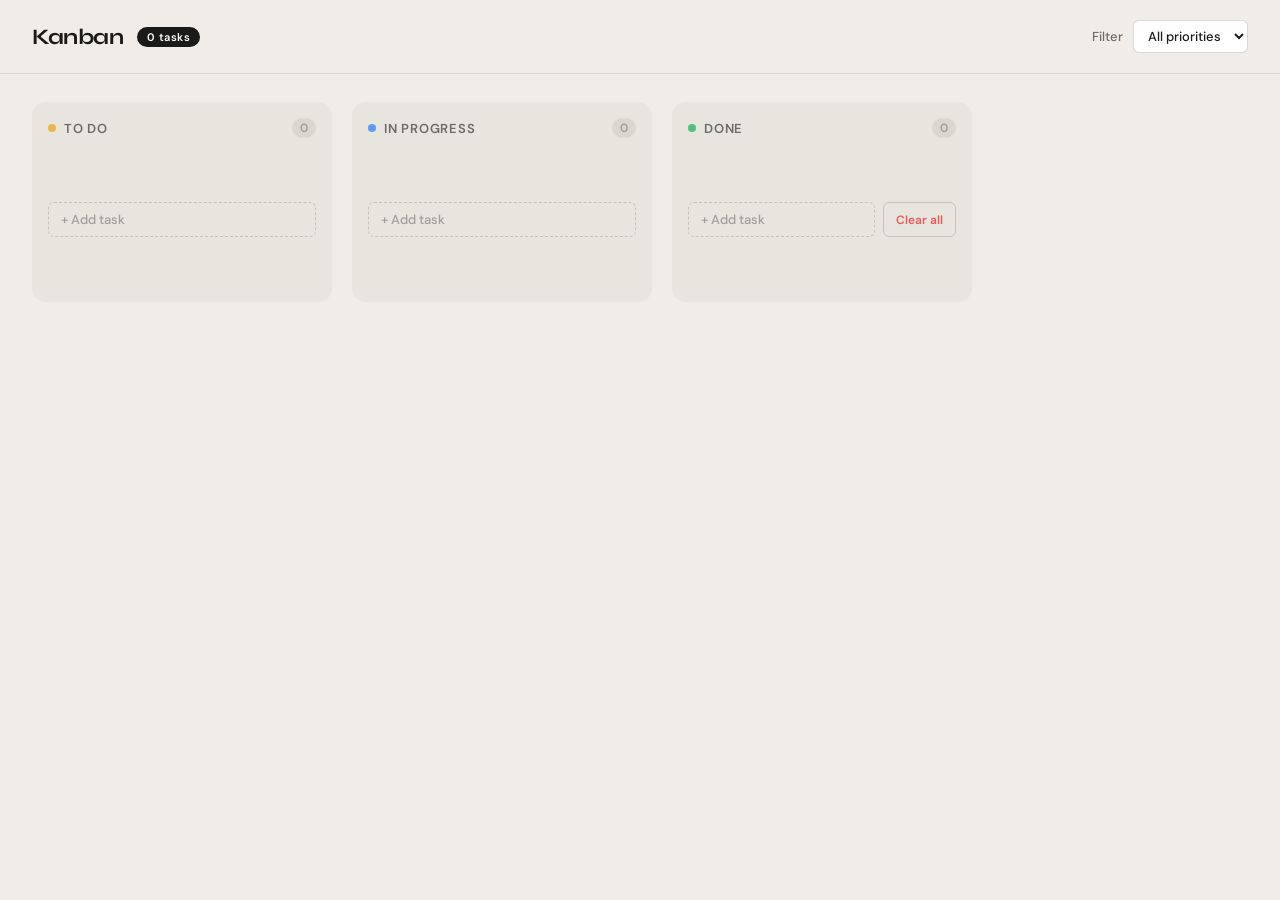
<file: Kanban Task Board/index.html>
<!DOCTYPE html>
<html lang="en">
    <head>
      <meta charset="UTF-8">
      <meta name="viewport" content="width=device-width, initial-scale=1.0">
      <title>Kanban Task Board</title>
      <link rel="preconnect" href="https://fonts.googleapis.com">
      <link rel="preconnect" href="https://fonts.gstatic.com" crossorigin>
      <link href="https://fonts.googleapis.com/css2?family=DM+Sans:wght@400;500;600&family=Syne:wght@700&display=swap" rel="stylesheet">
      <link rel="stylesheet" href="style.css">
    </head>
    <body>

      <header class="site-header">
        <div class="header-brand">
          <h1 class="header-title">Kanban</h1>
          <span class="task-badge" id="task-counter">0 tasks</span>
        </div>
        <div class="header-controls">
          <div class="filter-wrap">
            <span class="filter-label">Filter</span>
            <select id="filter-priority" class="filter-select">
              <option value="all">All priorities</option>
              <option value="low">Low</option>
              <option value="medium">Medium</option>
              <option value="high">High</option>
            </select>
          </div>
        </div>
      </header>

      <main class="board">

        <section id="todo" class="column">
          <div class="column-header">
            <span class="column-dot dot-todo"></span>
            <h2 class="column-title">To Do</h2>
            <span class="column-count" id="count-todo">0</span>
          </div>
          <ul class="task-list" id="list-todo"></ul>
          <button class="add-btn" data-column="todo">+ Add task</button>
        </section>

        <section id="inprogress" class="column">
          <div class="column-header">
            <span class="column-dot dot-inprogress"></span>
            <h2 class="column-title">In Progress</h2>
            <span class="column-count" id="count-inprogress">0</span>
          </div>
          <ul class="task-list" id="list-inprogress"></ul>
          <button class="add-btn" data-column="inprogress">+ Add task</button>
        </section>

        <section id="done" class="column">
          <div class="column-header">
            <span class="column-dot dot-done"></span>
            <h2 class="column-title">Done</h2>
            <span class="column-count" id="count-done">0</span>
          </div>
          <ul class="task-list" id="list-done"></ul>
          <div class="column-footer">
            <button class="add-btn" data-column="done">+ Add task</button>
            <button class="clear-btn" id="clear-done">Clear all</button>
          </div>
        </section>

      </main>

      <!-- Modal Overlay -->
      <div id="modal-overlay" class="modal-overlay is-hidden" role="dialog" aria-modal="true" aria-labelledby="modal-title-text">
        <div class="modal">
          <div class="modal-header">
            <h3 id="modal-title-text">Add new task</h3>
            <button class="modal-close" id="modal-close-x" aria-label="Close modal">&times;</button>
          </div>
          <div class="modal-body">
            <div class="field-group">
              <label for="task-title" class="field-label">Title</label>
              <input type="text" id="task-title" class="field-input" placeholder="Task title…" autocomplete="off">
            </div>
            <div class="field-group">
              <label for="task-desc" class="field-label">Description</label>
              <textarea id="task-desc" class="field-input field-textarea" placeholder="Add a description…" rows="3"></textarea>
            </div>
            <div class="field-row">
              <div class="field-group">
                <label for="task-priority" class="field-label">Priority</label>
                <select id="task-priority" class="field-input field-select">
                  <option value="low">Low</option>
                  <option value="medium">Medium</option>
                  <option value="high">High</option>
                </select>
              </div>
              <div class="field-group">
                <label for="task-date" class="field-label">Due date</label>
                <input type="date" id="task-date" class="field-input">
              </div>
            </div>
          </div>
          <div class="modal-actions">
            <button id="cancel-task" class="btn btn-ghost">Cancel</button>
            <button id="save-task" class="btn btn-primary">Save task</button>
          </div>
        </div>
      </div>

      <script src="taskmanager.js"></script>
    </body>
</html>
</file>
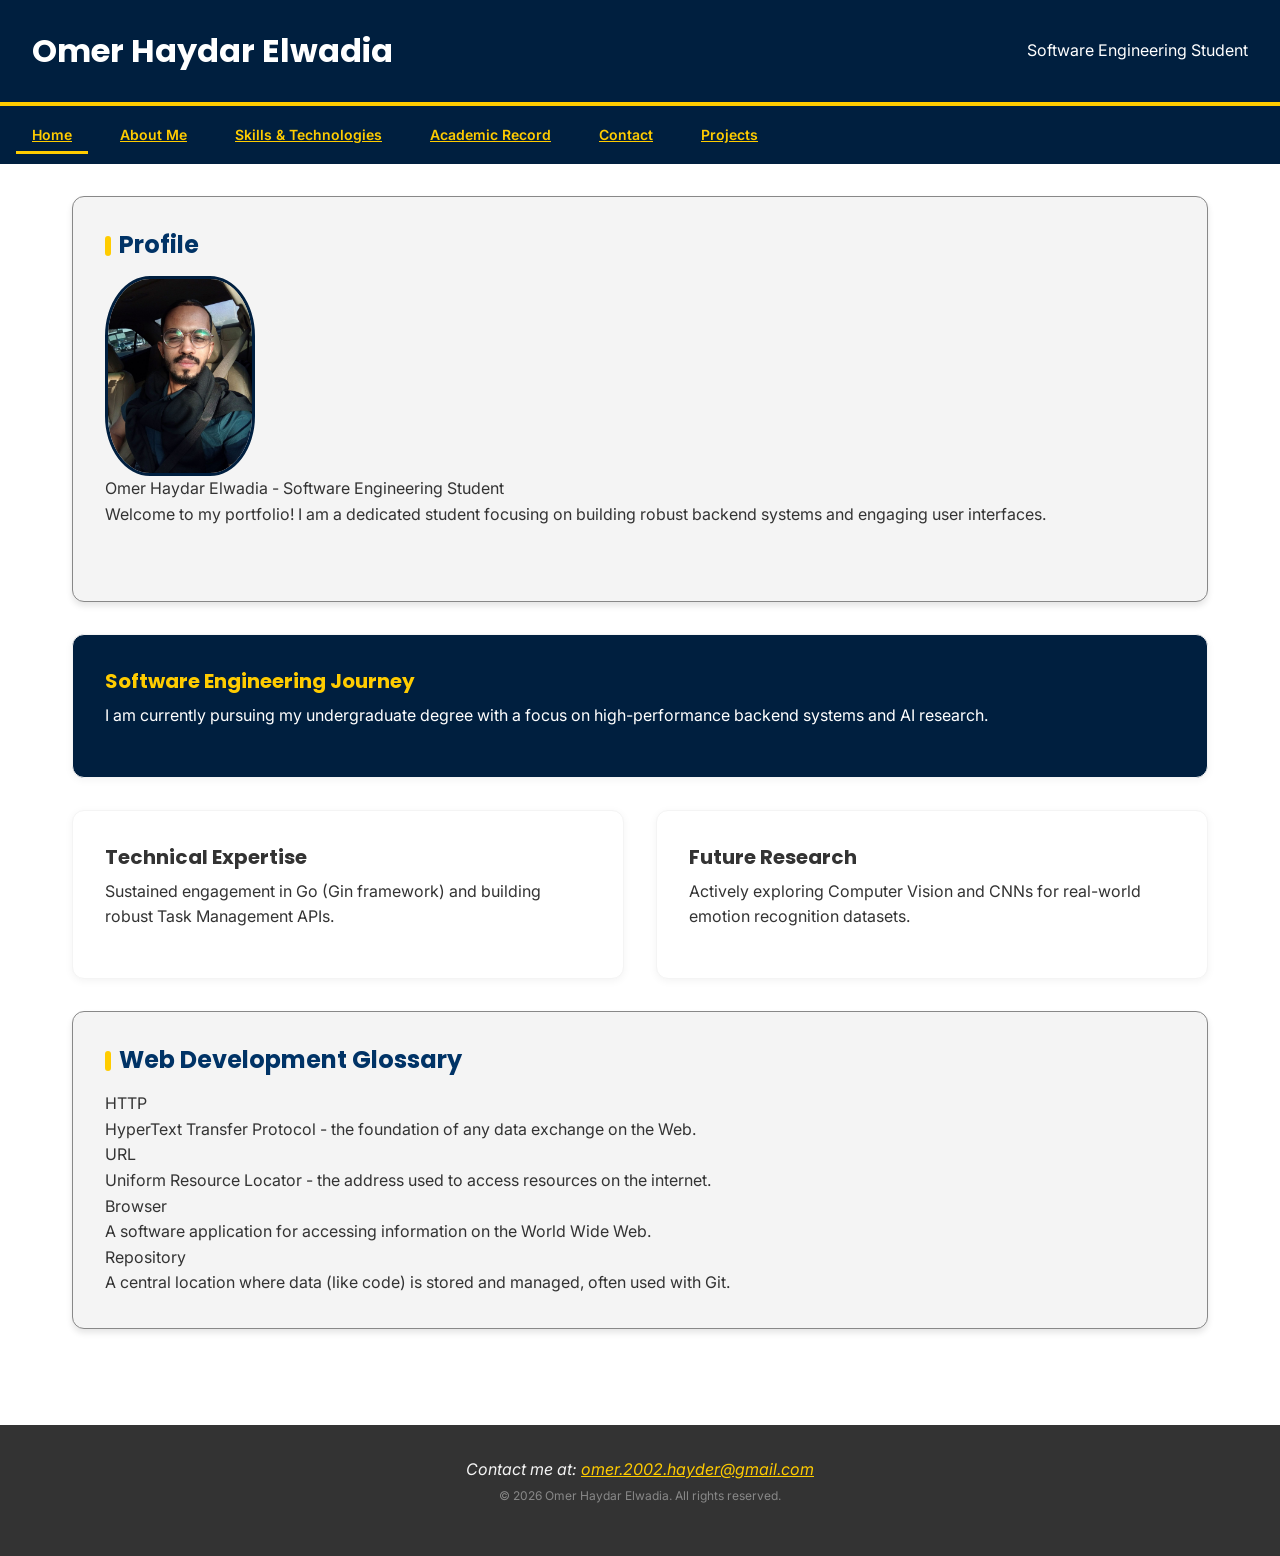
<file: Lab Exercise 1 - HTML/index.html>
<!DOCTYPE html>
<html lang="en">
    <head>
        <meta charset="UTF-8"> 
        <meta name="viewport" content="width=device-width, initial-scale=1.0">
        <meta name="description" content="this is Omer's Portfolio">
        <title> Omer's Portfolio </title>
        <link rel="stylesheet" href="style.css">
    </head>

    <body>
        <header>
            <h1>Omer Haydar Elwadia</h1>
            <p>Software Engineering Student</p>
        </header>

        <nav>
            <ul>
                <li><a href="index.html" class="active">Home</a></li>
                <li><a href="about.html" >About Me</a></li>
                <li><a href="skills.html">Skills & Technologies</a></li>
                <li><a href="academic.html">Academic Record</a></li>
                <li><a href="contact.html">Contact</a></li>
                <li><a href="projects.html">Projects</a></li>
            </ul>
        </nav>

        <main>

            <section id="profile">
                <h2>Profile</h2>
                <figure>
                    <img src="pfp.jpg"  
                        alt="A professional headshot of Omer Haydar Elwadia" 
                        width="150" 
                        height="150" 
                        title="Omer's Profile Picture">
                    <figcaption>Omer Haydar Elwadia - Software Engineering Student</figcaption>
                </figure>
                
                <p>
                    Welcome to my portfolio! I am a dedicated student focusing on building 
                    robust backend systems and engaging user interfaces.
                </p>
                <br clear="all"> 
            </section>

            <section class="page-cards">
                <div class="card featured">
                    <h3>Software Engineering Journey</h3>
                    <p>I am currently pursuing my undergraduate degree with a focus on high-performance backend systems and AI research.</p>
                </div>
                <div class="card">
                    <h3>Technical Expertise</h3>
                    <p>Sustained engagement in Go (Gin framework) and building robust Task Management APIs.</p>
                </div>
                <div class="card">
                    <h3>Future Research</h3>
                    <p>Actively exploring Computer Vision and CNNs for real-world emotion recognition datasets.</p>
                </div>
            </section>

            <section id="glossary">
                <h2>Web Development Glossary</h2>
                <dl>
                    <dt>HTTP</dt>
                    <dd>HyperText Transfer Protocol - the foundation of any data exchange on the Web.</dd>
                    
                    <dt>URL</dt>
                    <dd>Uniform Resource Locator - the address used to access resources on the internet.</dd>
                    
                    <dt>Browser</dt>
                    <dd>A software application for accessing information on the World Wide Web.</dd>
                    
                    <dt>Repository</dt>
                    <dd>A central location where data (like code) is stored and managed, often used with Git.</dd>
                </dl>
            </section>

        </main>

        <footer>
            <address>
                Contact me at: <a href="mailto:omer.2002.hayder@gmail.com">omer.2002.hayder@gmail.com</a>
            </address>
            <p><small>&copy; 2026 Omer Haydar Elwadia. All rights reserved.</small></p>
        </footer>
    </body>
    
</html>
</file>
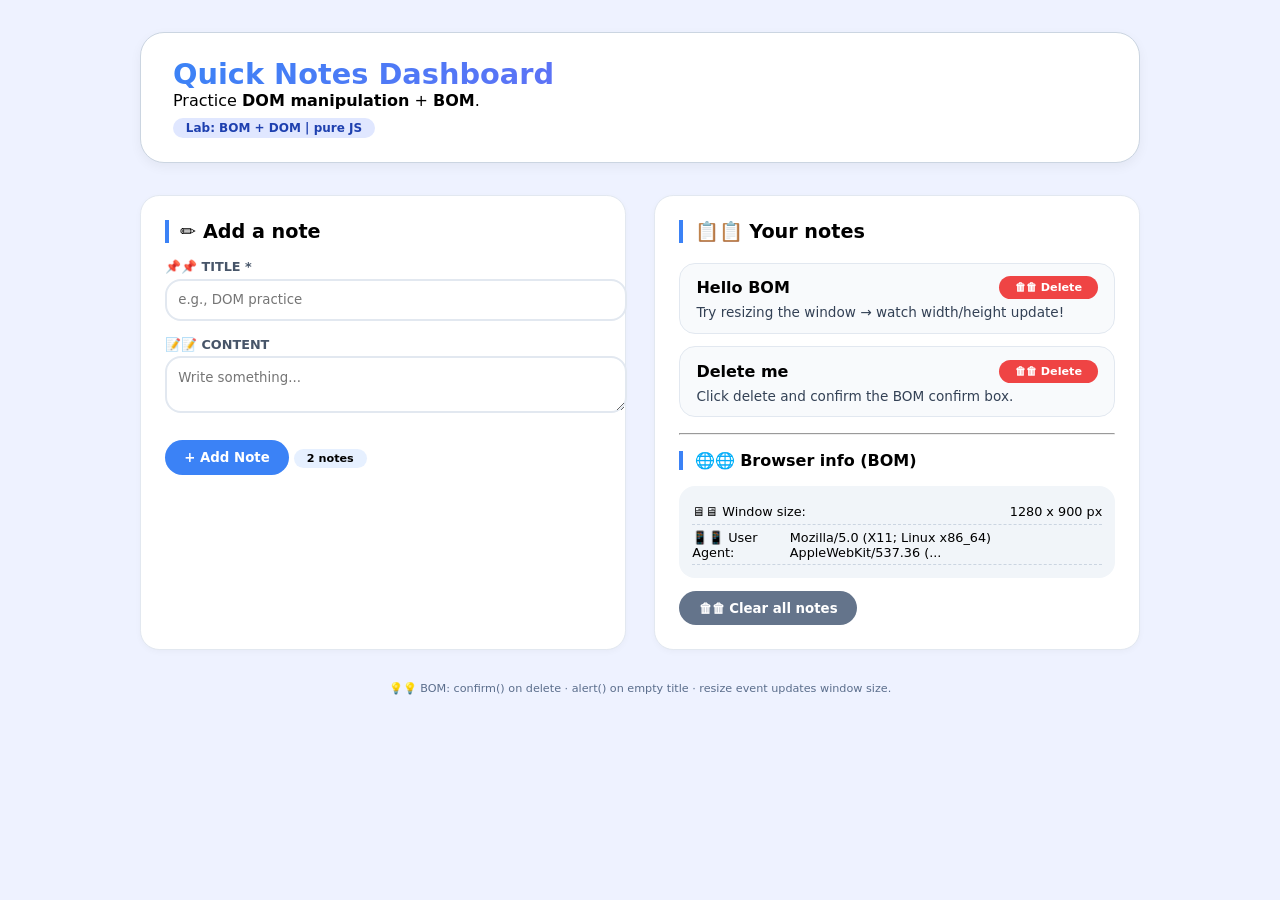
<file: Quick Notes Dashboard/index.html>
<!DOCTYPE html>
<html lang="en">
	<head>
		<meta charset="UTF-8">
		<meta name="viewport" content="width=device-width, initial-scale=1.0">
		<title>Quick Notes Dashboard</title>
		<style>
			* {margin:0; padding:0; box-sizing: boarder-box;}
			body {
				font-family: system-ui, sans-serif, "Segoe UI";
				background: #eef2ff;
				padding: 2rem 1.5rem;
			}
			.container {max-width: 1000px; margin:0 auto;}
			header {
				background: white; border-radius: 1.5rem;
				padding: 1.5rem 2rem; margin-bottom: 2rem;
				box-shadow: 0 4px 12px rgba(0, 0, 0, 0.05);
				border: 1px solid #cbd5e1;
			}
			header h1 {
				font-size: 1.8rem;
				background: linear-gradient(135deg, #3b83f6, #8b5cf6);
				-webkit-background-clip: text; background-clip: text;
				color: transparent;
			}
			.badge {
				background: #e0e7ff; color: #1e40af;
				padding: 0.2rem 0.8rem; border-radius: 20px;
				font-size: 0.75rem; font-weight: 600;
				display: inline-block; margin-top: 0.5rem;
			}
			.grid {
				display: grid;
				grid-template-columns: 1fr 1fr;
				gap: 1.8rem;
			}
			@media (max-width: 700px) {
				.grid { grid-template-columns: 1fr; }
			}
			.card {
				background: white; border-radius: 1.2rem;
				padding: 1.5rem; border: 1px solid #e2e8f0;
				box-shadow: 0 2px 6px rgba(0,0,0,0.03);
			}
			.card h2 {
				font-size: 1.2rem; margin-bottom: 1rem;
				border-left: 4px solid #3b82f6; padding-left: 0.7rem;
			}
			.form-group { margin-bottom: 1rem; }
			label {
				font-weight: 600; font-size: 0.8rem;
				text-transform: uppercase; color: #475569;
				display: block; margin-bottom: 0.3rem;
			}
			input, textarea {
				width: 100%; padding: 0.7rem;
				border: 2px solid #e2e8f0; border-radius: 1rem;
				font-family: inherit; outline: none;
			}
			input:focus, textarea:focus {border-color:#3b82f6;}
			button {
				background: #3b82f6; border: none; color: white;
				font-weight: 600; padding: 0.6rem 1.2rem;
				border-radius: 2rem; cursor: pointer;
				font-family: inherit; transition: 0.1s;
			}
			button:hover { background: #2563eb; }
			.counter {
				background: #e6f0ff; display: inline-block;
				padding: 0.2rem 0.8rem; border-radius: 20px;
				font-size: 0.7rem; font-weight: 700; margin-top: 1rem;
			}
			.notes-list {
				margin-top: 1.2rem; max-height: 380px;
				overflow-y: auto;
				display: flex; flex-direction: column; gap: 0.8rem;
			}
			.note-item {
				background: #f8fafc; border: 1px solid #e2e8f0;
				border-radius: 1rem; padding: 0.8rem 1rem;
			}
			.note-title {
				font-weight: 800;
				display: flex; justify-content: space-between;
				align-items: center; margin-bottom: 0.3rem;
			}
			.note-content { font-size: 0.85rem; color: #334155; }
			.info-panel {
				background: #f1f5f9; border-radius: 1rem; padding: 0.8rem;
				margin-top: 1rem;
			}
			.info-row {
				display: flex; justify-content: space-between;
				font-size: 0.8rem; padding: 0.3rem 0;
				border-bottom: 1px dashed #cbd5e1;
			}
			.delete-note {
				background: #ef4444; padding: 0.3rem 1rem;
				font-size: 0.7rem; border-radius: 1rem;
			}
			.delete-note:hover { background: #dc2626; }
			hr { margin: 1rem 0; }
			footer {
				text-align: center; margin-top: 2rem;
				font-size: 0.7rem; color: #5b6e8c;
			}
		</style>
	</head>
	<body>
		<div class="container">
			<header>
				<h1> Quick Notes Dashboard</h1>
				<p>Practice <strong>DOM manipulation</strong> + <strong>BOM</strong>.</p>
				<div class="badge">Lab: BOM + DOM | pure JS</div>
			</header>
			<div class="grid">
				<div class="card" id="left-panel">
					<h2>✏ Add a note</h2>

					<div class="form-group">
						<label>📌📌 Title *</label>
						<input type="text" id="noteTitle" placeholder="e.g., DOM practice">
					</div>

					<div class="form-group">
						<label>📝📝 Content</label>
						<textarea id="noteContent" rows="2"
						placeholder="Write something..."></textarea>
					</div>

					<button id="addNoteBtn">+ Add Note</button>
					<div class="counter" id="noteCounter">0 notes</div>
				</div>
				<div class="card" id="right-panel">
					<h2>📋📋 Your notes</h2>

					<div id="notesContainer" class="notes-list">
						<div style="color:#94a3b8;text-align:center;">
						✨ No notes yet. Create one!
						</div>
					</div>

					<hr>
					<h2 style="font-size:1rem;">🌐🌐 Browser info (BOM)</h2>
					<div class="info-panel" id="bomPanel">
						<div class="info-row">
							<span>🖥🖥 Window size:</span>
							<span id="windowSize">-- x --</span>
						</div>
						<div class="info-row">
							<span>📱📱 User Agent:</span>
							<span id="userAgent">--</span>
						</div>
					</div>
					<button id="clearAllBtn" style="background:#64748b;margin-top:0.8rem;"> 
						🗑🗑 Clear all notes
					</button>
				</div>
			</div>
			<footer>
				💡💡 BOM: confirm() on delete · alert() on empty title
				· resize event updates window size.
			</footer>
		</div>
		<script>
			let notes = []; // each entry: { id, title, content }
			let nextId = 1;
			// ── DOM REFERENCES ────────────────────────────────────
			const notesContainer = document.getElementById("notesContainer");
			const titleInput = document.getElementById("noteTitle");
			const contentInput = document.getElementById("noteContent");
			const addBtn = document.getElementById("addNoteBtn");
			const clearAllBtn = document.getElementById("clearAllBtn");
			const noteCounterSpan = document.getElementById("noteCounter");
			const windowSizeSpan = document.getElementById("windowSize");
			const userAgentSpan = document.getElementById("userAgent");
			function updateCounter() {
				const count = notes.length;
				noteCounterSpan.textContent = count === 1 ? "1 note" : `${count} notes`;
			}
			function renderNotes() {
				// ── clear container safely (no innerHTML) ──
				while (notesContainer.firstChild) {
					notesContainer.removeChild(notesContainer.firstChild);
				}
				// ── empty-state message ──
				if (notes.length === 0) {
					const emptyMsg = document.createElement("div");
					emptyMsg.textContent = "📭📭 No notes yet. Add your first note!";
					emptyMsg.style.color = "#94a3b8";
					emptyMsg.style.textAlign = "center";
					emptyMsg.style.padding = "1rem";
					notesContainer.appendChild(emptyMsg);
					updateCounter();
					return;
				}
				notes.forEach(note => {
					// wrapper div
					const noteDiv = document.createElement("div");
					noteDiv.classList.add("note-item");
					noteDiv.setAttribute("data-id", note.id);

					// title row
					const titleDiv = document.createElement("div");
					titleDiv.classList.add("note-title");
					const titleSpan = document.createElement("span");
					titleSpan.textContent = note.title;

					// delete button
					const deleteBtn = document.createElement("button");
					deleteBtn.textContent = "🗑🗑 Delete";
					deleteBtn.classList.add("delete-note");
					deleteBtn.setAttribute("data-action", "delete");
					deleteBtn.setAttribute("data-id", note.id);
					titleDiv.appendChild(titleSpan);
					titleDiv.appendChild(deleteBtn);

					// content paragraph
					const contentP = document.createElement("p");
					contentP.classList.add("note-content");
					contentP.textContent = note.content || "(no additional content)";
					noteDiv.appendChild(titleDiv);
					noteDiv.appendChild(contentP);
					notesContainer.appendChild(noteDiv);
					});
				updateCounter();
			}
			function addNote() {
				const title = titleInput.value.trim();
				// BOM: alert() for empty-title validation
				if (title === "") {
					alert("❌ Title cannot be empty!");
					titleInput.focus();
					return;
				}
				const content = contentInput.value.trim();
				notes.push({ id: nextId++, title, content });
				renderNotes();
				// clear inputs after adding
				titleInput.value = "";
				contentInput.value = "";
				titleInput.focus();
			}
			function deleteNoteById(id) {
				// BOM: confirm() returns true/false
				const ok = confirm("⚠ Are you sure you want to delete this note?");
				if (!ok) return;
				const index = notes.findIndex(n => n.id === id);
				if (index !== -1) {
					notes.splice(index, 1);
					renderNotes();
				}
			}
			function clearAllNotes() {
				if (notes.length === 0) {
					alert("📭📭 No notes to clear.");
					return;
				}
				const ok = confirm(
				`❗ Delete ALL ${notes.length} notes? Cannot be undone.`
				);
				if (ok) {
					notes = [];
					nextId = 1;
					renderNotes();
					alert("✨ All notes have been cleared.");
				}
			}
			addBtn.addEventListener("click", addNote);
			clearAllBtn.addEventListener("click", clearAllNotes);
			notesContainer.addEventListener("click", (e) => {
				// find the closest ancestor (or self) that is a delete button
				const btn = e.target.closest('[data-action="delete"]');
				if (btn) {
					const id = parseInt(btn.getAttribute("data-id"), 10);
					deleteNoteById(id);
				}
			});
			function updateWindowSize() {
				const w = window.innerWidth;
				const h = window.innerHeight;
				windowSizeSpan.textContent = `${w} x ${h} px`;
			}
			// BOM: resize event on the window object
			window.addEventListener("resize", updateWindowSize);
			function showUserAgent() {
				let agent = navigator.userAgent;
				// trim long strings for display
				if (agent.length > 55) agent = agent.slice(0, 52) + "...";
				userAgentSpan.textContent = agent;
			}
			function addSampleNotes() {
				if (notes.length === 0) {
					notes.push({
						id: nextId++,
						title: "Hello BOM",
						content: "Try resizing the window → watch width/height update!"
					});
						notes.push({
						id: nextId++,
						title: "Delete me",
						content: "Click delete and confirm the BOM confirm box."
					});
					renderNotes();
				}
			}
			function init() {
				addSampleNotes(); // populate demo notes
				updateWindowSize(); // BOM: show current size
				showUserAgent(); // BOM: show user agent
				addBtn.addEventListener("click", addNote);
				clearAllBtn.addEventListener("click", clearAllNotes);
			}
			init();
		</script>
	</body>
</html>
</file>
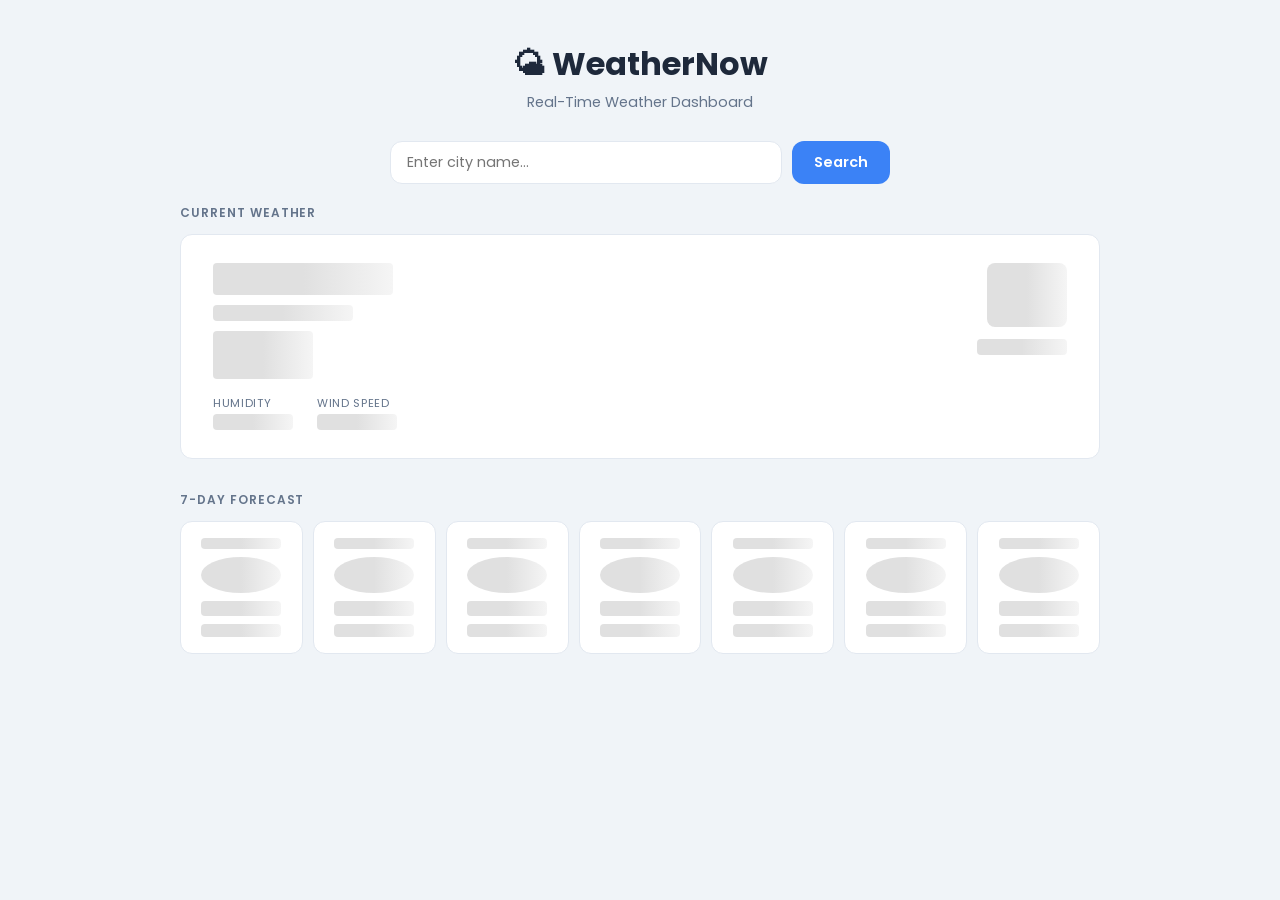
<file: WeatherNow/index.html>
<!DOCTYPE html>
<html lang="en">
<head>
  <meta charset="UTF-8" />
  <meta name="viewport" content="width=device-width, initial-scale=1.0" />
  <title>WeatherNow Dashboard</title>
  <link rel="stylesheet" href="style.css" />
  <script src="https://cdnjs.cloudflare.com/ajax/libs/jquery/3.7.1/jquery.min.js"></script>
</head>
<body>

  <div class="container">

    <!-- Header -->
    <header>
      <h1>🌤 WeatherNow</h1>
      <p class="subtitle">Real-Time Weather Dashboard</p>
    </header>

    <!-- Search bar -->
    <div class="search-bar">
      <input type="text" id="city-input" placeholder="Enter city name..." />
      <button id="search-btn">Search</button>
    </div>

    <!-- Error message (hidden by default) -->
    <div id="error-msg" class="hidden">
      <span id="error-text">Something went wrong.</span>
      <button id="retry-btn">Retry</button>
    </div>

    <!-- Current weather card -->
    <section class="section-title">Current Weather</section>
    <div id="current-card">
      <div class="current-left">
        <div id="city-name" class="skeleton"></div>
        <div id="weather-desc" class="skeleton"></div>
        <div id="temperature" class="skeleton"></div>
        <div class="stats-row">
          <div class="stat">
            <span class="stat-label">Humidity</span>
            <span id="humidity" class="stat-value skeleton"></span>
          </div>
          <div class="stat">
            <span class="stat-label">Wind Speed</span>
            <span id="wind-speed" class="stat-value skeleton"></span>
          </div>
        </div>
      </div>
      <div class="current-right">
        <div id="weather-icon" class="skeleton icon-skel"></div>
        <div id="local-time" class="skeleton">
          <span id="time-value"></span>
          <span id="time-zone"></span>
        </div>
      </div>
    </div>

    <!-- 7-day forecast -->
    <section class="section-title">7-Day Forecast</section>
    <div id="forecast-grid">
      <!-- Skeleton forecast cards are generated by JS -->
    </div>

  </div>

  <script src="app.js"></script>
</body>
</html>
</file>
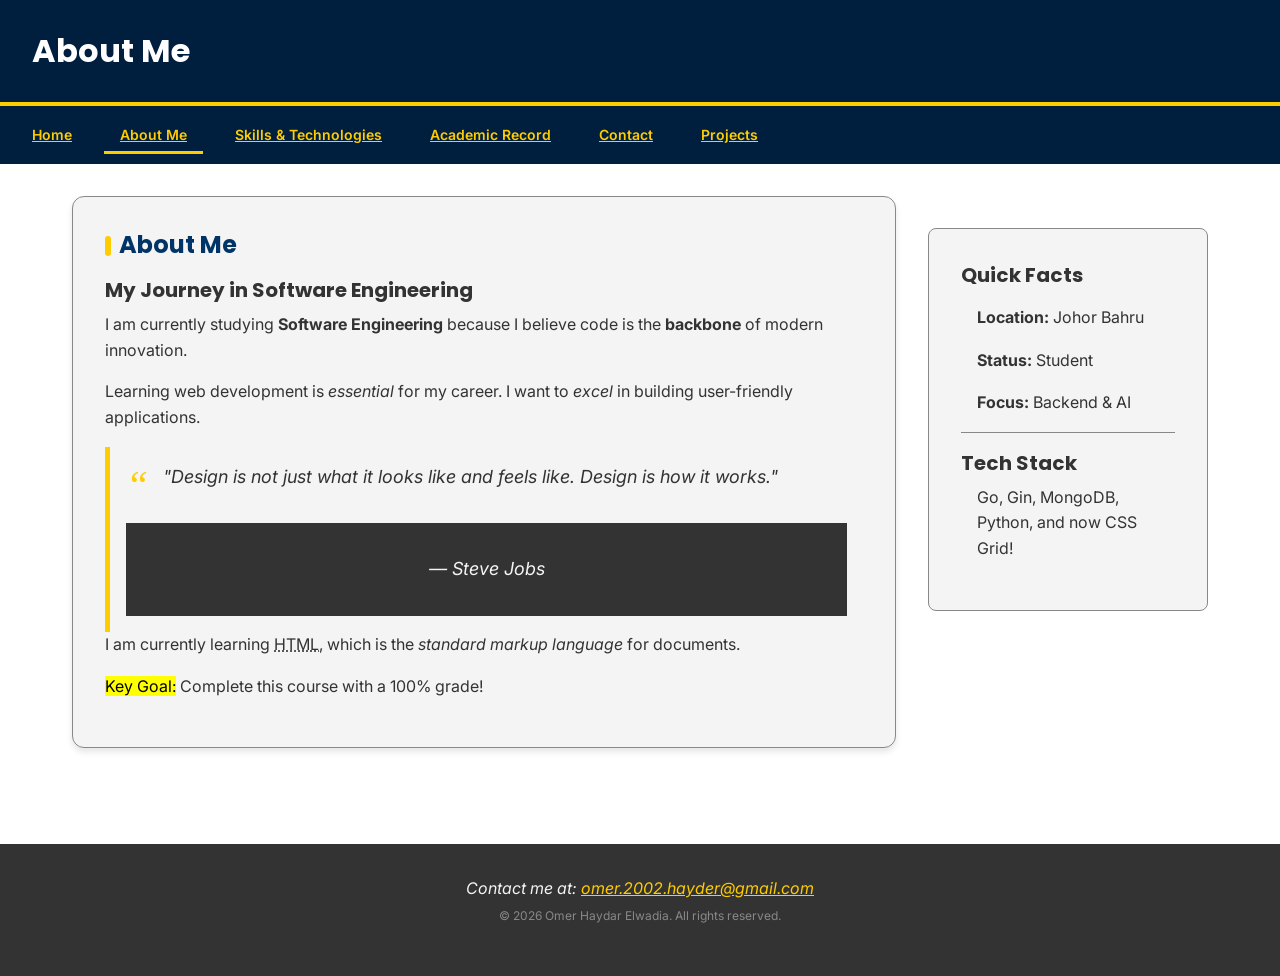
<file: Lab Exercise 1 - HTML/about.html>
<!DOCTYPE html>
<html lang="en">
<head>
    <meta charset="UTF-8">
    <meta name="viewport" content="width=device-width, initial-scale=1.0">
    <meta name="description" content="Omer's Academic Results">
    <title>About Me - Omer</title>
    <link rel="stylesheet" href="style.css">
</head>
<body>
    <header>
        <h1>About Me</h1>
    </header>

    <nav>
        <ul>
            <li><a href="index.html">Home</a></li>
            <li><a href="about.html" class="active">About Me</a></li>
            <li><a href="skills.html">Skills & Technologies</a></li>
            <li><a href="academic.html">Academic Record</a></li>
            <li><a href="contact.html">Contact</a></li>
            <li><a href="projects.html">Projects</a></li>
        </ul>
    </nav>

    <main class="grid-sidebar-layout">
        <article class="main-content">
            <section>
                <h2>About Me</h2>
                <h3>My Journey in Software Engineering</h3>
                <p>I am currently studying <strong>Software Engineering</strong> because I believe code is the <b>backbone</b> of modern innovation.</p>
                <p>Learning web development is <em>essential</em> for my career. I want to <i>excel</i> in building user-friendly applications.</p>
                
                <blockquote cite="https://www.apple.com">
                    "Design is not just what it looks like and feels like. Design is how it works."
                    <footer>— <cite>Steve Jobs</cite></footer>
                </blockquote>

                <p>I am currently learning <abbr title="HyperText Markup Language">HTML</abbr>, which is the <dfn>standard markup language</dfn> for documents.</p>
                <p><mark>Key Goal:</mark> Complete this course with a 100% grade!</p>
            </section>
        </article>

        <aside class="sidebar">
            <h3>Quick Facts</h3>
            <ul>
                <li><strong>Location:</strong> Johor Bahru</li>
                <li><strong>Status:</strong> Student</li>
                <li><strong>Focus:</strong> Backend & AI</li>
            </ul>
            <hr>
            <h3>Tech Stack</h3>
            <p>Go, Gin, MongoDB, Python, and now CSS Grid!</p>
        </aside>
    </main>

    <footer>
        <address>
            Contact me at: <a href="mailto:omer.2002.hayder@gmail.com">omer.2002.hayder@gmail.com</a>
        </address>
        <p><small>&copy; 2026 Omer Haydar Elwadia. All rights reserved.</small></p>
    </footer>
</body>
</html>
</file>
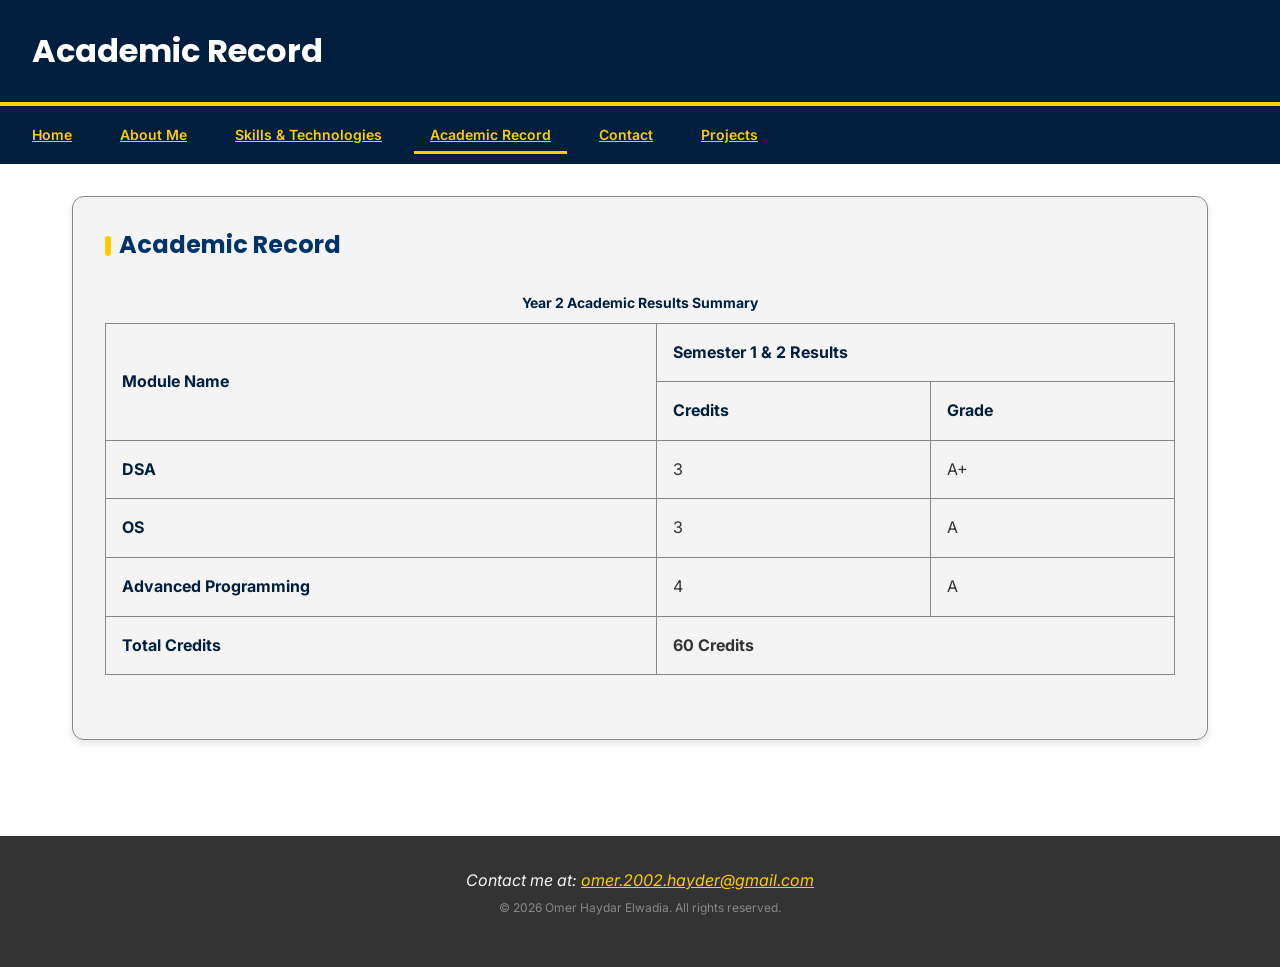
<file: Lab Exercise 1 - HTML/academic.html>
<!DOCTYPE html>
<html lang="en">
<head>
    <meta charset="UTF-8">
    <meta name="viewport" content="width=device-width, initial-scale=1.0">
    <meta name="description" content="Omer's Academic Results">
    <title>Academic Record - Omer</title>
    <link rel="stylesheet" href="style.css">
</head>
<body>
    <header>
        <h1>Academic Record</h1>
    </header>

    <nav>
        <ul>
            <li><a href="index.html">Home</a></li>
            <li><a href="about.html">About Me</a></li>
            <li><a href="skills.html">Skills & Technologies</a></li>
            <li><a href="academic.html" class="active">Academic Record</a></li>
            <li><a href="contact.html">Contact</a></li>
            <li><a href="projects.html">Projects</a></li>
        </ul>
    </nav>

    <main>
        <section>
                <h2>Academic Record</h2>

                <table width="80%">
                    <caption>Year 2 Academic Results Summary</caption>
                    
                    <thead>
                        <tr>
                            <th scope="col" rowspan="2">Module Name</th>
                            <th scope="col" colspan="2">Semester 1 &amp; 2 Results</th>
                        </tr>
                        <tr>
                            <th scope="col">Credits</th>
                            <th scope="col">Grade</th>
                        </tr>
                    </thead>

                    <tbody>
                        <tr>
                            <th scope="row">DSA</th>
                            <td>3</td>
                            <td>A+</td>
                        </tr>
                        <tr>
                            <th scope="row">OS</th>
                            <td>3</td>
                            <td>A</td>
                        </tr>
                        <tr>
                            <th scope="row">Advanced Programming</th>
                            <td>4</td>
                            <td>A</td>
                        </tr>
                    </tbody>

                    <tfoot>
                        <tr>
                            <th scope="row" colspan="1">Total Credits</th>
                            <td colspan="2"><strong>    60 Credits</strong></td>
                        </tr>
                    </tfoot>
                </table>
            </section>
    </main>

    <footer>
        <address>
            Contact me at: <a href="mailto:omer.2002.hayder@gmail.com">omer.2002.hayder@gmail.com</a>
        </address>
        <p><small>&copy; 2026 Omer Haydar Elwadia. All rights reserved.</small></p>
    </footer>
</body>
</html>
</file>
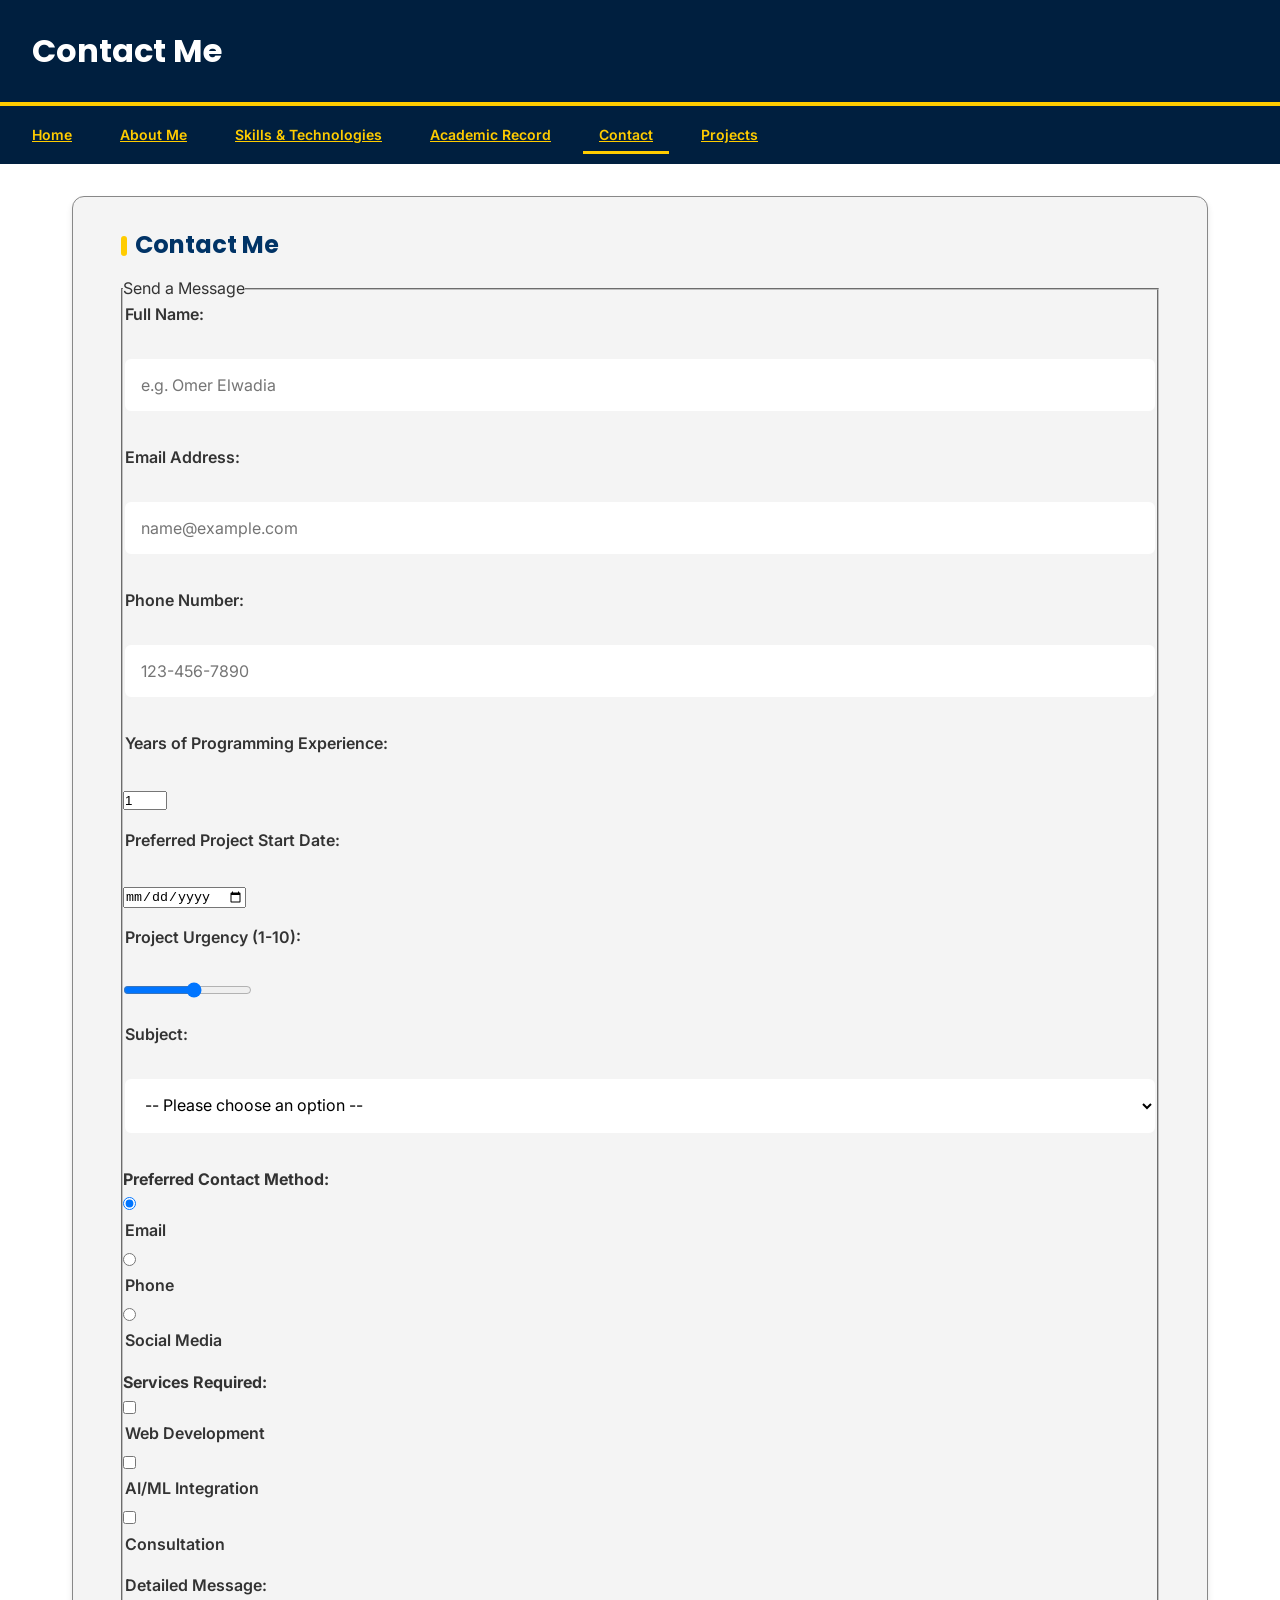
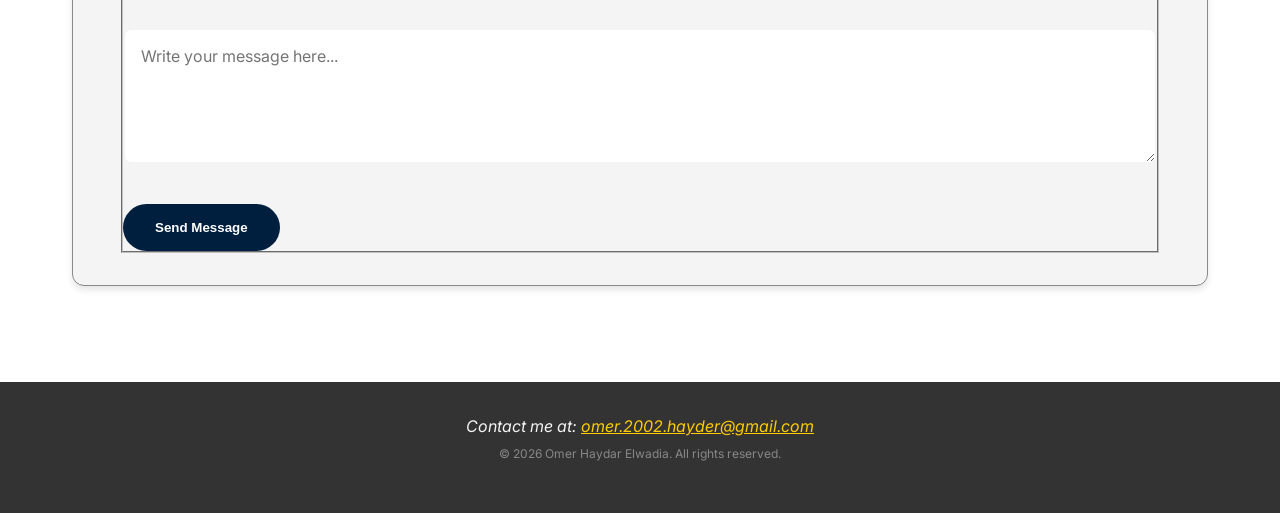
<file: Lab Exercise 1 - HTML/contact.html>
<!DOCTYPE html>
<html lang="en">
<head>
    <meta charset="UTF-8">
    <meta name="viewport" content="width=device-width, initial-scale=1.0">
    <meta name="description" content="Omer's Academic Results">
    <title>Contact Me</title>
    <link rel="stylesheet" href="style.css">
</head>
<body>
    <header>
        <h1>Contact Me</h1>
    </header>

    <nav>
        <ul>
            <li><a href="index.html">Home</a></li>
            <li><a href="about.html">About Me</a></li>
            <li><a href="skills.html">Skills & Technologies</a></li>
            <li><a href="academic.html">Academic Record</a></li>
            <li><a href="contact.html" class="active">Contact</a></li>
            <li><a href="projects.html">Projects</a></li>
        </ul>
    </nav>

    <main>
        <section>
            <form action="#" method="post">
                <h2>Contact Me</h2>
                <fieldset>
                    <legend>Send a Message</legend>

                    <p>
                        <label for="fullname">Full Name:</label><br>
                        <input type="text" id="fullname" name="fullname" 
                               placeholder="e.g. Omer Elwadia" required maxlength="60">
                    </p>

                    <p>
                        <label for="user-email">Email Address:</label><br>
                        <input type="email" id="user-email" name="user-email"  
                               placeholder="name@example.com" required>
                    </p>

                    <p>
                        <label for="phone">Phone Number:</label><br>
                        <input type="tel" id="phone" name="phone" placeholder="123-456-7890">
                    </p>

                    <p>
                        <label for="experience">Years of Programming Experience:</label><br>
                        <input type="number" id="experience" name="experience" min="0" max="50" value="1">
                    </p>

                    <p>
                        <label for="start-date">Preferred Project Start Date:</label><br>
                        <input type="date" id="start-date" name="start-date">
                    </p>

                    <p>
                        <label for="urgency">Project Urgency (1-10):</label><br>
                        <input type="range" id="urgency" name="urgency" min="1" max="10">
                    </p>

                    <p>
                        <label for="subject">Subject:</label><br>
                        <select id="subject" name="subject" required>
                            <option value="" selected disabled>-- Please choose an option --</option>
                            <optgroup label="General">
                                <option value="collaboration">Collaboration</option>
                                <option value="hiring">Hiring</option>
                            </optgroup>
                            <optgroup label="Technical">
                                <option value="backend">Backend Support</option>
                                <option value="frontend">Frontend Support</option>
                            </optgroup>
                        </select>
                    </p>

                    <p>
                        <strong>Preferred Contact Method:</strong><br>
                        <input type="radio" id="contact-email" name="method" value="email" checked>
                        <label for="contact-email">Email</label>
                        
                        <input type="radio" id="contact-phone" name="method" value="phone">
                        <label for="contact-phone">Phone</label>
                        
                        <input type="radio" id="contact-social" name="method" value="social">
                        <label for="contact-social">Social Media</label>
                    </p>

                    <p>
                        <strong>Services Required:</strong><br>
                        <input type="checkbox" id="web-dev" name="service" value="web">
                        <label for="web-dev">Web Development</label>
                        
                        <input type="checkbox" id="ai-ml" name="service" value="ai">
                        <label for="ai-ml">AI/ML Integration</label>
                        
                        <input type="checkbox" id="consultation" name="service" value="consult">
                        <label for="consultation">Consultation</label>
                    </p>

                    <p>
                        <label for="message">Detailed Message:</label><br>
                        <textarea id="message" name="message" rows="5" cols="40" 
                                  placeholder="Write your message here..." required></textarea>
                    </p>

                    <button type="submit">
                        Send Message
                    </button>

                </fieldset>
            </form>
        </section>
    </main>

    <footer>
        <address>
            Contact me at: <a href="mailto:omer.2002.hayder@gmail.com">omer.2002.hayder@gmail.com</a>
        </address>
        <p><small>&copy; 2026 Omer Haydar Elwadia. All rights reserved.</small></p>
    </footer>
</body>
</html>
</file>
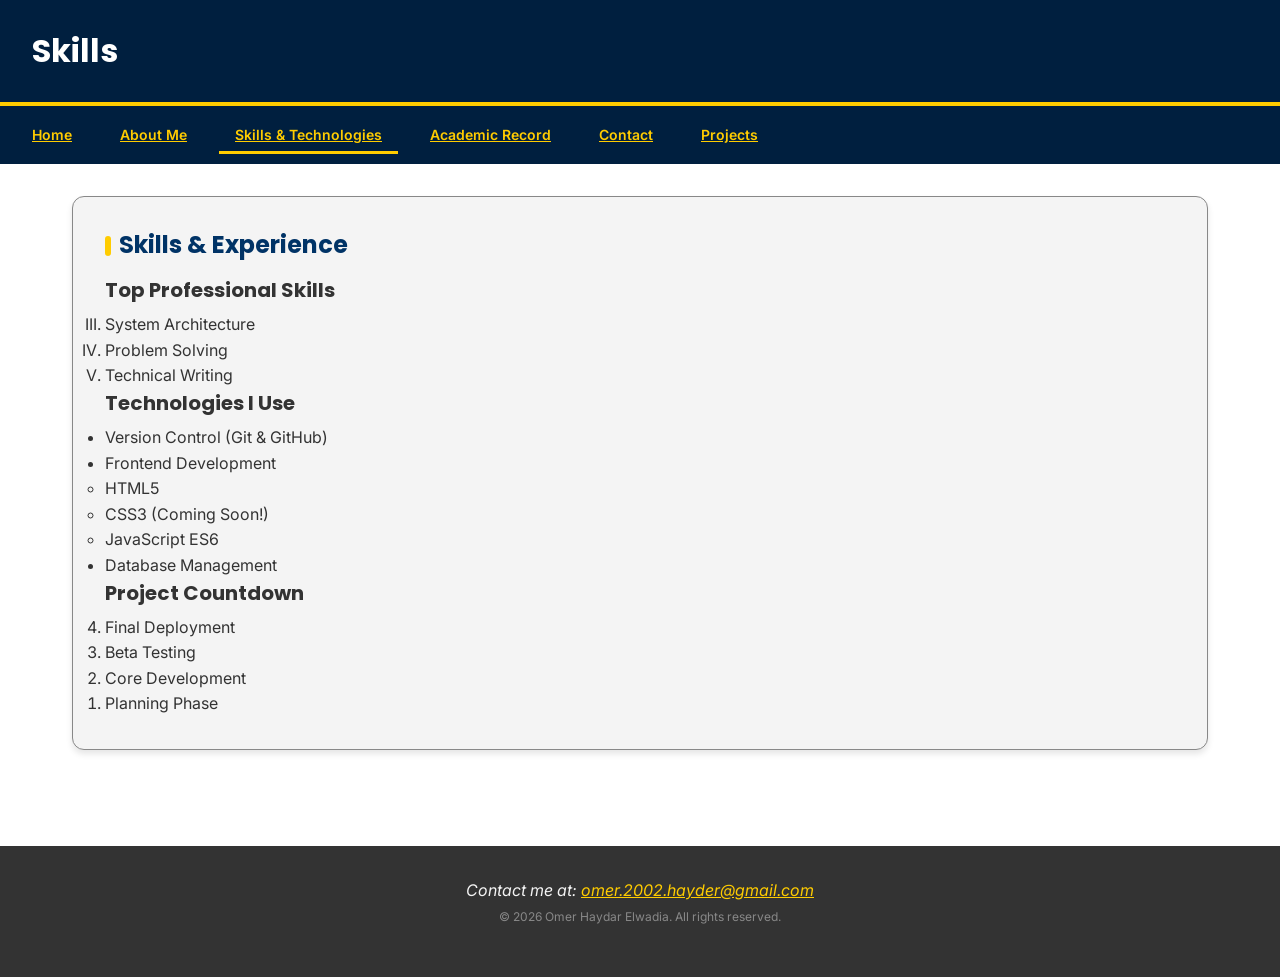
<file: Lab Exercise 1 - HTML/skills.html>
<!DOCTYPE html>
<html lang="en">
<head>
    <meta charset="UTF-8">
    <meta name="viewport" content="width=device-width, initial-scale=1.0">
    <meta name="description" content="Omer's Academic Results">
    <title>Skills</title>
    <link rel="stylesheet" href="style.css">
</head>
<body>
    <header>
        <h1>Skills</h1>
    </header>

    <nav>
        <ul>
            <li><a href="index.html">Home</a></li>
            <li><a href="about.html">About Me</a></li>
            <li><a href="skills.html" class="active">Skills & Technologies</a></li>
            <li><a href="academic.html">Academic Record</a></li>
            <li><a href="contact.html">Contact</a></li>
            <li><a href="projects.html">Projects</a></li>
        </ul>
    </nav>

    <main>
        <section>
            <h2>Skills & Experience</h2>
            
            <h3>Top Professional Skills</h3>
            <ol type="I" start="3">
                <li>System Architecture</li>
                <li>Problem Solving</li>
                <li>Technical Writing</li>
            </ol>

            <h3>Technologies I Use</h3>
            <ul>
                <li>Version Control (Git & GitHub)</li>
                <li>
                    Frontend Development
                    <ul>
                        <li>HTML5</li>
                        <li>CSS3 (Coming Soon!)</li>
                        <li>JavaScript ES6</li>
                    </ul>
                </li>
                <li>Database Management</li>
            </ul>

            <h3>Project Countdown</h3>
            <ol reversed>
                <li>Final Deployment</li>
                <li>Beta Testing</li>
                <li>Core Development</li>
                <li>Planning Phase</li>
            </ol>
        </section>
    </main>

    <footer>
        <address>
            Contact me at: <a href="mailto:omer.2002.hayder@gmail.com">omer.2002.hayder@gmail.com</a>
        </address>
        <p><small>&copy; 2026 Omer Haydar Elwadia. All rights reserved.</small></p>
    </footer>
</body>
</html>
</file>
<file: Kanban Task Board/style.css>
/* ── Reset & Base ─────────────────────────────────────────── */
*, *::before, *::after { box-sizing: border-box; margin: 0; padding: 0; }

:root {
  --bg-page:        #f0ede8;
  --bg-col:         #e8e4de;
  --bg-card:        #ffffff;
  --bg-card-hover:  #fafafa;
  --border:         rgba(0,0,0,0.08);
  --border-strong:  rgba(0,0,0,0.15);
  --text-primary:   #1a1a18;
  --text-secondary: #6b6b67;
  --text-muted:     #9e9e9a;
  --accent-blue:    #2b6de8;
  --accent-blue-bg: #eef3fd;
  --dot-todo:       #e8b84b;
  --dot-prog:       #5b9cf6;
  --dot-done:       #52c07a;
  --prio-low:       #52c07a;
  --prio-low-bg:    #eaf7ef;
  --prio-med:       #e8b84b;
  --prio-med-bg:    #fdf5e4;
  --prio-high:      #e85b5b;
  --prio-high-bg:   #fdeaea;
  --radius-sm:      6px;
  --radius-md:      10px;
  --radius-lg:      14px;
  --shadow-card:    0 1px 3px rgba(0,0,0,0.06), 0 1px 8px rgba(0,0,0,0.04);
  --shadow-modal:   0 8px 40px rgba(0,0,0,0.14), 0 2px 8px rgba(0,0,0,0.08);
  --transition:     0.18s ease;
  --font-display:   'Syne', sans-serif;
  --font-body:      'DM Sans', sans-serif;
}

body {
  font-family: var(--font-body);
  background: var(--bg-page);
  color: var(--text-primary);
  min-height: 100vh;
  padding: 0 0 60px;
}

/* ── Header ───────────────────────────────────────────────── */
.site-header {
  display: flex;
  align-items: center;
  justify-content: space-between;
  padding: 20px 32px;
  background: var(--bg-page);
  border-bottom: 1px solid var(--border);
  position: sticky;
  top: 0;
  z-index: 10;
  backdrop-filter: blur(6px);
}

.header-brand {
  display: flex;
  align-items: center;
  gap: 14px;
}

.header-title {
  font-family: var(--font-display);
  font-size: 22px;
  font-weight: 700;
  letter-spacing: -0.5px;
  color: var(--text-primary);
}

.task-badge {
  background: var(--text-primary);
  color: #fff;
  font-size: 11px;
  font-weight: 600;
  letter-spacing: 0.04em;
  padding: 3px 10px;
  border-radius: 20px;
}

.filter-wrap {
  display: flex;
  align-items: center;
  gap: 10px;
}

.filter-label {
  font-size: 13px;
  color: var(--text-secondary);
  font-weight: 500;
}

.filter-select {
  font-family: var(--font-body);
  font-size: 13px;
  font-weight: 500;
  color: var(--text-primary);
  background: var(--bg-card);
  border: 1px solid var(--border-strong);
  border-radius: var(--radius-sm);
  padding: 6px 10px;
  cursor: pointer;
  outline: none;
  transition: border-color var(--transition);
}
.filter-select:focus { border-color: var(--accent-blue); }

/* ── Board ────────────────────────────────────────────────── */
.board {
  display: flex;
  gap: 20px;
  padding: 28px 32px;
  align-items: flex-start;
  overflow-x: auto;
}

/* ── Column ───────────────────────────────────────────────── */
.column {
  flex: 0 0 300px;
  background: var(--bg-col);
  border-radius: var(--radius-lg);
  padding: 16px;
  display: flex;
  flex-direction: column;
  gap: 10px;
  min-height: 200px;
}

.column-header {
  display: flex;
  align-items: center;
  gap: 8px;
  padding-bottom: 4px;
}

.column-dot {
  width: 8px;
  height: 8px;
  border-radius: 50%;
  flex-shrink: 0;
}
.dot-todo      { background: var(--dot-todo); }
.dot-inprogress { background: var(--dot-prog); }
.dot-done      { background: var(--dot-done); }

.column-title {
  font-family: var(--font-body);
  font-size: 13px;
  font-weight: 600;
  color: var(--text-secondary);
  text-transform: uppercase;
  letter-spacing: 0.06em;
  flex: 1;
}

.column-count {
  font-size: 12px;
  font-weight: 600;
  color: var(--text-muted);
  background: rgba(0,0,0,0.06);
  border-radius: 20px;
  padding: 2px 8px;
  min-width: 24px;
  text-align: center;
}

.column-footer {
  display: flex;
  gap: 8px;
}

/* ── Task List ────────────────────────────────────────────── */
.task-list {
  list-style: none;
  display: flex;
  flex-direction: column;
  gap: 8px;
  min-height: 40px;
}

/* ── Task Card ────────────────────────────────────────────── */
.task-card {
  background: var(--bg-card);
  border-radius: var(--radius-md);
  padding: 12px 14px;
  box-shadow: var(--shadow-card);
  border: 1px solid var(--border);
  transition: opacity 0.3s ease, transform 0.18s ease, box-shadow 0.18s ease;
  cursor: default;
}

.task-card:hover {
  box-shadow: 0 3px 10px rgba(0,0,0,0.10), 0 1px 4px rgba(0,0,0,0.06);
  transform: translateY(-1px);
}

.card-top {
  display: flex;
  align-items: flex-start;
  justify-content: space-between;
  gap: 8px;
  margin-bottom: 6px;
}

.task-title {
  font-size: 14px;
  font-weight: 600;
  color: var(--text-primary);
  line-height: 1.4;
  cursor: text;
}

.task-title:hover { text-decoration: underline; text-decoration-style: dashed; }

.priority-badge {
  font-size: 10px;
  font-weight: 700;
  letter-spacing: 0.05em;
  text-transform: uppercase;
  padding: 2px 7px;
  border-radius: 20px;
  flex-shrink: 0;
}

.badge-low    { background: var(--prio-low-bg);  color: var(--prio-low);  }
.badge-medium { background: var(--prio-med-bg);  color: var(--prio-med);  }
.badge-high   { background: var(--prio-high-bg); color: var(--prio-high); }

.task-desc {
  font-size: 13px;
  color: var(--text-secondary);
  line-height: 1.5;
  margin-bottom: 8px;
}

.card-meta {
  display: flex;
  align-items: center;
  justify-content: space-between;
  margin-top: 10px;
}

.task-date {
  font-size: 11px;
  color: var(--text-muted);
  font-weight: 500;
}

.card-actions {
  display: flex;
  gap: 4px;
}

.card-btn {
  font-family: var(--font-body);
  font-size: 11px;
  font-weight: 600;
  padding: 4px 9px;
  border-radius: var(--radius-sm);
  border: 1px solid var(--border-strong);
  cursor: pointer;
  transition: background var(--transition), color var(--transition);
  background: transparent;
  color: var(--text-secondary);
}

.card-btn:hover { background: var(--border); color: var(--text-primary); }

.card-btn-delete:hover {
  background: var(--prio-high-bg);
  border-color: var(--prio-high);
  color: var(--prio-high);
}

/* Inline editing input */
.inline-edit-input {
  font-family: var(--font-body);
  font-size: 14px;
  font-weight: 600;
  color: var(--text-primary);
  border: none;
  border-bottom: 2px solid var(--accent-blue);
  background: transparent;
  outline: none;
  width: 100%;
  padding: 2px 0;
}

/* ── Buttons ──────────────────────────────────────────────── */
.add-btn {
  font-family: var(--font-body);
  font-size: 13px;
  font-weight: 500;
  color: var(--text-muted);
  background: transparent;
  border: 1.5px dashed var(--border-strong);
  border-radius: var(--radius-sm);
  padding: 8px 12px;
  cursor: pointer;
  width: 100%;
  text-align: left;
  transition: color var(--transition), border-color var(--transition), background var(--transition);
}

.add-btn:hover {
  color: var(--text-primary);
  border-color: var(--accent-blue);
  background: var(--accent-blue-bg);
}

.clear-btn {
  font-family: var(--font-body);
  font-size: 12px;
  font-weight: 600;
  color: var(--prio-high);
  background: transparent;
  border: 1px solid var(--border-strong);
  border-radius: var(--radius-sm);
  padding: 8px 12px;
  cursor: pointer;
  white-space: nowrap;
  transition: background var(--transition), border-color var(--transition);
}

.clear-btn:hover {
  background: var(--prio-high-bg);
  border-color: var(--prio-high);
}

/* ── Modal ────────────────────────────────────────────────── */
.modal-overlay {
  position: fixed;
  inset: 0;
  background: rgba(10, 10, 8, 0.45);
  display: flex;
  align-items: center;
  justify-content: center;
  z-index: 100;
  backdrop-filter: blur(3px);
  animation: fadeOverlay 0.2s ease;
}

@keyframes fadeOverlay {
  from { opacity: 0; }
  to   { opacity: 1; }
}

.modal {
  background: var(--bg-card);
  border-radius: var(--radius-lg);
  box-shadow: var(--shadow-modal);
  width: 440px;
  max-width: calc(100vw - 40px);
  animation: slideModal 0.22s ease;
}

@keyframes slideModal {
  from { opacity: 0; transform: translateY(12px) scale(0.98); }
  to   { opacity: 1; transform: translateY(0) scale(1); }
}

.modal-header {
  display: flex;
  align-items: center;
  justify-content: space-between;
  padding: 18px 20px 0;
}

.modal-header h3 {
  font-family: var(--font-display);
  font-size: 16px;
  font-weight: 700;
  color: var(--text-primary);
}

.modal-close {
  background: none;
  border: none;
  font-size: 20px;
  color: var(--text-muted);
  cursor: pointer;
  line-height: 1;
  padding: 2px 6px;
  border-radius: var(--radius-sm);
  transition: background var(--transition);
}
.modal-close:hover { background: var(--border); color: var(--text-primary); }

.modal-body {
  padding: 16px 20px;
  display: flex;
  flex-direction: column;
  gap: 14px;
}

.field-group {
  display: flex;
  flex-direction: column;
  gap: 5px;
}

.field-row {
  display: grid;
  grid-template-columns: 1fr 1fr;
  gap: 12px;
}

.field-label {
  font-size: 12px;
  font-weight: 600;
  color: var(--text-secondary);
  text-transform: uppercase;
  letter-spacing: 0.05em;
}

.field-input {
  font-family: var(--font-body);
  font-size: 14px;
  color: var(--text-primary);
  background: var(--bg-page);
  border: 1px solid var(--border-strong);
  border-radius: var(--radius-sm);
  padding: 9px 12px;
  outline: none;
  transition: border-color var(--transition), box-shadow var(--transition);
  width: 100%;
}

.field-input:focus {
  border-color: var(--accent-blue);
  box-shadow: 0 0 0 3px rgba(43,109,232,0.12);
}

.field-textarea { resize: vertical; min-height: 72px; }

.field-select { cursor: pointer; }

.modal-actions {
  display: flex;
  justify-content: flex-end;
  gap: 10px;
  padding: 0 20px 20px;
}

.btn {
  font-family: var(--font-body);
  font-size: 13px;
  font-weight: 600;
  padding: 9px 18px;
  border-radius: var(--radius-sm);
  cursor: pointer;
  border: 1px solid transparent;
  transition: background var(--transition), color var(--transition), border-color var(--transition);
}

.btn-ghost {
  background: transparent;
  color: var(--text-secondary);
  border-color: var(--border-strong);
}
.btn-ghost:hover { background: var(--border); color: var(--text-primary); }

.btn-primary {
  background: var(--text-primary);
  color: #fff;
  border-color: var(--text-primary);
}
.btn-primary:hover { background: #333; }

/* ── State Classes ────────────────────────────────────────── */
.is-hidden { display: none !important; }

.fade-out {
  opacity: 0 !important;
  transform: scale(0.97);
  pointer-events: none;
}

/* ── Responsive ───────────────────────────────────────────── */
@media (max-width: 680px) {
  .board { flex-direction: column; padding: 16px; }
  .column { flex: none; width: 100%; }
  .site-header { padding: 16px; }
}
</file>
<file: Lab Exercise 1 - HTML/style.css>
@import url('https://fonts.googleapis.com/css2?family=Inter:wght@400;600&family=Poppins:wght@700&display=swap');

/* =============================================
   CSS VARIABLES
   ============================================= */
:root {
    --color-primary: #001f3f;
    --color-secondary: #003366;
    --color-accent-1: #ffcc00;
    --color-accent-2: #ff4136;

    --color-grey-light: #f4f4f4;
    --color-grey-med: #888888;
    --color-grey-dark: #333333;

    --font-heading: 'Poppins', sans-serif;
    --font-body: 'Inter', sans-serif;

    --space-sm: 0.8rem;
    --space-md: 1.6rem;
    --space-lg: 3.2rem;
}

/* =============================================
   RESET
   ============================================= */
* {
    box-sizing: border-box;
    margin: 0;
    padding: 0;
}

/* =============================================
   BASE
   ============================================= */
html {
    font-size: 62.5%;
}

body {
    font-family: var(--font-body);
    font-size: 1.6rem;
    line-height: 1.6;
    color: var(--color-grey-dark);
    background-color: white;
}

h1, h2, h3 {
    font-family: var(--font-heading);
    color: var(--color-primary);
    margin-bottom: var(--space-md);
}

h1 { font-size: 3.2rem; line-height: 1.2; color: var(--color-primary); margin-bottom: var(--space-lg); }
h2 { font-size: 2.4rem; line-height: 1.3; color: var(--color-secondary); margin-bottom: var(--space-md); }
h3 { font-size: 2.0rem; line-height: 1.4; color: var(--color-grey-dark); margin-bottom: var(--space-sm); }
h4 { font-size: 1.8rem; line-height: 1.4; color: var(--color-grey-med); }
p  { font-size: 1.6rem; line-height: 1.6; color: var(--color-grey-dark); margin-bottom: var(--space-md); }
small { font-size: 1.2rem; color: var(--color-grey-med); }
blockquote { font-size: 1.8rem; border-left: 5px solid var(--color-accent-1); padding: var(--space-md); font-style: italic; background-color: var(--color-grey-light); }
code { font-family: monospace; background-color: var(--color-grey-light); padding: 0.2rem 0.5rem; border-radius: 4px; }
caption { font-size: 1.4rem; font-weight: bold; margin-bottom: var(--space-sm); color: var(--color-primary); }

a { color: var(--color-secondary); text-decoration: none; }
a:link    { color: var(--color-accent-1); text-decoration: underline; }
a:visited { color: var(--color-grey-med); }
a:hover   { color: white; background-color: var(--color-accent-2); border-radius: 4px; padding: 2px 5px; }
a:active  { color: var(--color-accent-2); background-color: transparent; }
a:focus   { outline: none; box-shadow: 0 0 0 3px var(--color-accent-1); border-radius: 4px; }

img {
    max-width: 100%;
    height: auto;
    display: block;
    border-radius: 30%;
    border: 3px solid var(--color-primary);
}

button, .nav-link {
    border-radius: 20px;
    padding: var(--space-sm) var(--space-md);
}

/* =============================================
   LAYOUT — HEADER
   ============================================= */
header {
    display: flex;
    flex-direction: row;
    justify-content: space-between;
    align-items: center;
    gap: var(--space-lg);
    padding: var(--space-lg);
    background-color: var(--color-primary);
    border-bottom: 4px solid var(--color-accent-1);
}

header h1,
header h2,
header p {
    color: white;
    margin-bottom: 0;
}

header section {
    flex: 1;
    background: none;
    border: none;
    box-shadow: none;
    padding: 0;
    margin: 0;
}

header figure {
    flex: 0 0 150px;
}

/* =============================================
   LAYOUT — NAV
   ============================================= */
nav {
    display: flex;
    justify-content: space-between;
    align-items: center;
    position: sticky;
    top: 0;
    z-index: 1000;
    background-color: var(--color-primary);
    padding: var(--space-sm) var(--space-lg);
    margin: 0;
    border-radius: 0;
}

nav ul {
    list-style: none;
    display: flex;
    flex-wrap: wrap;
    gap: var(--space-md);
}

nav a {
    color: white;
    font-size: 1.4rem;
    font-weight: 600;
    padding: var(--space-sm) var(--space-md);
    border-bottom: 3px solid transparent;
    transition: color 0.2s, background-color 0.2s, border-color 0.2s;
    white-space: nowrap;
}

nav a:hover {
    background-color: var(--color-secondary);
    color: var(--color-accent-1);
    border-bottom-color: var(--color-accent-1);
    border-radius: 4px 4px 0 0;
}

nav a.active {
    border-bottom-color: var(--color-accent-1);
    color: var(--color-accent-1);
}

/* =============================================
   LAYOUT — MAIN & SECTION
   ============================================= */
main {
    background-color: white;
    padding: var(--space-lg);
    margin: 0 auto;
    max-width: 1000px;
}

section {
    background-color: var(--color-grey-light);
    border: 1px solid var(--color-grey-med);
    padding: var(--space-lg);
    margin-bottom: var(--space-lg);
    border-radius: 12px;
    box-shadow: 0 4px 6px rgba(0,0,0,0.1);
}

/* =============================================
   LAYOUT — FOOTER
   ============================================= */
footer {
    background-color: var(--color-grey-dark);
    color: var(--color-grey-light);
    padding: var(--space-lg);
    margin-top: var(--space-lg);
    text-align: center;
}

/* =============================================
   TABLE
   ============================================= */
table {
    width: 100%;
    border-collapse: collapse;
    margin: var(--space-lg) 0;
}

th, td {
    border: 1px solid var(--color-grey-med);
    padding: var(--space-md);
    text-align: left;
}

th {
    background-color: var(--color-grey-light);
    color: var(--color-primary);
}

tbody tr:nth-child(even) { background-color: var(--color-grey-light); }
tbody tr:hover { background-color: rgba(255, 204, 0, 0.1); }

/* =============================================
   HOME PAGE — CARDS
   ============================================= */
.page-cards {
    display: grid;
    grid-template-columns: repeat(2, 1fr);
    gap: var(--space-lg);
    width: 100%;
    margin: var(--space-lg) 0;
    background: none;
    border: none;
    box-shadow: none;
    padding: 0;
}

.card {
    background-color: white;
    padding: var(--space-lg);
    border: 1px solid var(--color-grey-light);
    border-radius: 12px;
    box-shadow: 0 2px 8px rgba(0,0,0,0.05);
    transition: transform 0.2s ease, box-shadow 0.2s ease;
    display: flex;
    flex-direction: column;
}

.card:hover {
    transform: translateY(-4px);
    box-shadow: 0 8px 16px rgba(0,0,0,0.1);
    border-color: var(--color-accent-1);
}

.card.featured {
    grid-column: 1 / -1;
    background-color: var(--color-primary);
    color: white;
}

.card.featured h3 { color: var(--color-accent-1); }
.card.featured p  { color: white; }

/* =============================================
   ABOUT PAGE — SIDEBAR LAYOUT
   ============================================= */
.grid-sidebar-layout {
    display: grid;
    grid-template-columns: 1fr 280px;
    gap: var(--space-lg);
    align-items: start;
}

.main-content {
    background-color: white;
}

.sidebar {
    background-color: var(--color-grey-light);
    padding: var(--space-lg);
    border-radius: 8px;
    border: 1px solid var(--color-grey-med);
    margin-top: var(--space-lg);
}

.sidebar h3 { margin-top: var(--space-md); }
.sidebar h3:first-child { margin-top: 0; }

.sidebar ul {
    list-style: none;
    padding-left: var(--space-md);
}

.sidebar ul li {
    padding: var(--space-sm) 0;
    border-top: 1px solid var(--color-grey-light);
}

.sidebar ul li:first-child { border-top: none; }
.sidebar ul li:last-child  { padding-bottom: 0; }

.sidebar p {
    padding-left: var(--space-md);
}

.sidebar hr {
    margin: var(--space-md) 0;
    border: none;
    border-top: 1px solid var(--color-grey-med);
}

/* =============================================
   SKILLS & CONTACT — LEFT SPACING
   ============================================= */
.skills-section,
.skills-list,
.skill-item,
.skill-label {
    padding-left: var(--space-md);
}

form {
    padding: 0 var(--space-md);
}

label {
    display: block;
    margin-bottom: 0.4rem;
    font-weight: 600;
    color: var(--color-grey-dark);
    padding-left: 0.2rem;
}

/* =============================================
   FORM ELEMENTS
   ============================================= */
input[type="text"],
input[type="email"],
input[type="tel"],
select,
textarea {
    width: 100%;
    padding: var(--space-md);
    margin-bottom: var(--space-md);
    border: 2px solid var(--color-grey-light);
    border-radius: 8px;
    font-family: var(--font-body);
    font-size: 1.6rem;
    transition: border-color 0.3s, box-shadow 0.3s;
    background-color: white;
}

input:focus,
select:focus,
textarea:focus {
    outline: none;
    border-color: var(--color-accent-1);
    box-shadow: 0 0 0 4px rgba(255, 204, 0, 0.2);
}

button[type="submit"],
.btn-primary {
    background-color: var(--color-primary);
    color: white;
    padding: var(--space-md) var(--space-lg);
    border: none;
    border-radius: 50px;
    font-weight: 700;
    cursor: pointer;
    transition: background-color 0.3s, transform 0.1s;
}

button[type="submit"]:hover  { background-color: var(--color-secondary); }
button[type="submit"]:active { transform: scale(0.97); }

/* =============================================
   PSEUDO-ELEMENTS
   ============================================= */
blockquote::before {
    content: '\201C';
    font-family: serif;
    font-size: 4rem;
    color: var(--color-accent-1);
    line-height: 0;
    margin-right: 1rem;
    vertical-align: -1.5rem;
}

h2::before {
    content: "";
    display: inline-block;
    width: 6px;
    height: 2rem;
    background-color: var(--color-accent-1);
    margin-right: var(--space-sm);
    border-radius: 3px;
    vertical-align: middle;
}

/* =============================================
   RESPONSIVE — MOBILE FIRST (< 600px)
   ============================================= */
header {
    flex-direction: column;
    text-align: center;
    gap: var(--space-md);
}

nav {
    flex-direction: column;
    padding: var(--space-md);
}

nav ul {
    flex-direction: column;
    width: 100%;
    text-align: center;
}

.page-cards,
.grid-container,
.grid-sidebar-layout {
    grid-template-columns: 1fr;
}

.card.featured {
    grid-column: 1;
}

/* =============================================
   RESPONSIVE — TABLET (600px+)
   ============================================= */
@media (min-width: 600px) {
    header {
        flex-direction: row;
        text-align: left;
    }

    nav {
        flex-direction: row;
    }

    nav ul {
        flex-direction: row;
        width: auto;
    }

    .page-cards {
        grid-template-columns: repeat(2, 1fr);
    }

    .card.featured {
        grid-column: 1 / -1;
    }

    .grid-container {
        grid-template-columns: repeat(2, 1fr);
    }
}

/* =============================================
   RESPONSIVE — DESKTOP (1024px+)
   ============================================= */
@media (min-width: 1024px) {
    main {
        max-width: 1200px;
        margin: 0 auto;
    }

    .page-cards {
        grid-template-columns: repeat(2, 1fr);
    }

    .card.featured {
        grid-column: 1 / -1;
    }

    .grid-container {
        grid-template-columns: repeat(3, 1fr);
    }

    .grid-sidebar-layout {
        grid-template-columns: 1fr 280px;
    }
}
</file>
<file: WeatherNow/style.css>
/* ── Google Font ── */
@import url('https://fonts.googleapis.com/css2?family=Poppins:wght@300;400;500;600;700&display=swap');

/* ── Variables ── */
:root {
  --bg: #f0f4f8;
  --card: #ffffff;
  --accent: #3b82f6;
  --accent-hover: #2563eb;
  --text: #1e293b;
  --text-muted: #64748b;
  --border: #e2e8f0;
  --error-bg: #fef2f2;
  --error-border: #fca5a5;
  --error-text: #dc2626;
  --radius: 12px;
}

* {
  box-sizing: border-box;
  margin: 0;
  padding: 0;
}

body {
  font-family: 'Poppins', sans-serif;
  background: var(--bg);
  color: var(--text);
  min-height: 100vh;
}

.container {
  max-width: 960px;
  margin: 0 auto;
  padding: 40px 20px 60px;
}

/* ── Header ── */
header {
  text-align: center;
  margin-bottom: 28px;
}

header h1 {
  font-size: 2rem;
  font-weight: 700;
}

.subtitle {
  color: var(--text-muted);
  font-size: 0.9rem;
  margin-top: 4px;
}

/* ── Search bar ── */
.search-bar {
  display: flex;
  gap: 10px;
  max-width: 500px;
  margin: 0 auto 20px;
}

.search-bar input {
  flex: 1;
  padding: 10px 16px;
  border: 1px solid var(--border);
  border-radius: var(--radius);
  font-family: 'Poppins', sans-serif;
  font-size: 0.9rem;
  outline: none;
  transition: border-color 0.2s;
}

.search-bar input:focus {
  border-color: var(--accent);
}

.search-bar button {
  padding: 10px 22px;
  background: var(--accent);
  color: white;
  border: none;
  border-radius: var(--radius);
  font-family: 'Poppins', sans-serif;
  font-size: 0.9rem;
  font-weight: 600;
  cursor: pointer;
  transition: background 0.2s;
}

.search-bar button:hover {
  background: var(--accent-hover);
}

.search-bar button:disabled {
  opacity: 0.6;
  cursor: not-allowed;
}

/* ── Error message ── */
#error-msg {
  max-width: 500px;
  margin: 0 auto 16px;
  padding: 12px 16px;
  background: var(--error-bg);
  border: 1px solid var(--error-border);
  border-radius: var(--radius);
  color: var(--error-text);
  font-size: 0.88rem;
}

#error-msg.hidden {
  display: none;
}

#error-msg {
  display: flex;
  align-items: center;
  justify-content: space-between;
  gap: 12px;
}

#retry-btn {
  padding: 6px 14px;
  background: var(--error-text);
  color: white;
  border: none;
  border-radius: 6px;
  font-family: 'Poppins', sans-serif;
  font-size: 0.8rem;
  font-weight: 600;
  cursor: pointer;
  white-space: nowrap;
  transition: opacity 0.2s;
}

#retry-btn:hover {
  opacity: 0.85;
}

/* ── Section labels ── */
.section-title {
  font-size: 0.75rem;
  font-weight: 600;
  text-transform: uppercase;
  letter-spacing: 0.08em;
  color: var(--text-muted);
  margin-bottom: 12px;
}

/* ── Current weather card ── */
#current-card {
  background: var(--card);
  border: 1px solid var(--border);
  border-radius: var(--radius);
  padding: 28px 32px;
  display: flex;
  justify-content: space-between;
  align-items: flex-start;
  gap: 24px;
  margin-bottom: 32px;
}

.current-left {
  display: flex;
  flex-direction: column;
  gap: 10px;
}

#city-name {
  font-size: 1.8rem;
  font-weight: 700;
}

#weather-desc {
  font-size: 1rem;
  color: var(--text-muted);
}

#temperature {
  font-size: 3rem;
  font-weight: 700;
  color: var(--accent);
}

.stats-row {
  display: flex;
  gap: 24px;
  margin-top: 6px;
}

.stat {
  display: flex;
  flex-direction: column;
  gap: 2px;
}

.stat-label {
  font-size: 0.7rem;
  text-transform: uppercase;
  letter-spacing: 0.06em;
  color: var(--text-muted);
}

.stat-value {
  font-size: 0.95rem;
  font-weight: 600;
}

.current-right {
  display: flex;
  flex-direction: column;
  align-items: flex-end;
  gap: 12px;
}

#weather-icon {
  font-size: 4rem;
  line-height: 1;
}

#local-time {
  font-size: 0.85rem;
  color: var(--text-muted);
  text-align: right;
  display: flex;
  flex-direction: column;
  align-items: flex-end;
  gap: 2px;
}

#time-value {
  font-size: 1.3rem;
  font-weight: 600;
  color: var(--text);
}

#time-zone {
  font-size: 0.75rem;
  color: var(--text-muted);
}

/* ── 7-day forecast grid ── */
#forecast-grid {
  display: grid;
  grid-template-columns: repeat(7, 1fr);
  gap: 10px;
}

.forecast-card {
  background: var(--card);
  border: 1px solid var(--border);
  border-radius: var(--radius);
  padding: 16px 10px;
  display: flex;
  flex-direction: column;
  align-items: center;
  gap: 8px;
  text-align: center;
}

.fc-day {
  font-size: 0.7rem;
  font-weight: 600;
  text-transform: uppercase;
  letter-spacing: 0.06em;
  color: var(--text-muted);
}

.fc-icon {
  font-size: 1.6rem;
}

.fc-high {
  font-size: 0.95rem;
  font-weight: 700;
}

.fc-low {
  font-size: 0.8rem;
  color: var(--text-muted);
}

/* ── Skeleton loading animation ── */
@keyframes shimmer {
  0%   { background-position: -200% 0; }
  100% { background-position:  200% 0; }
}

.skeleton {
  background: linear-gradient(90deg, #e0e0e0 25%, #f5f5f5 50%, #e0e0e0 75%);
  background-size: 200% 100%;
  animation: shimmer 1.5s infinite;
  border-radius: 4px;
  color: transparent !important; /* hide text while skeleton is active */
  min-width: 80px;
  min-height: 1em;
}

/* specific skeleton sizes */
#city-name.skeleton    { width: 180px; height: 2rem; }
#weather-desc.skeleton { width: 140px; height: 1rem; }
#temperature.skeleton  { width: 100px; height: 3rem; }
.stat-value.skeleton   { width: 60px;  height: 1rem; }
.icon-skel             { width: 64px;  height: 64px; border-radius: 8px; }
#local-time.skeleton   { width: 90px;  height: 1rem; }

.fc-day.skeleton  { width: 32px; height: 0.7rem; }
.fc-icon.skeleton { width: 36px; height: 36px; border-radius: 50%; }
.fc-high.skeleton { width: 28px; height: 0.9rem; }
.fc-low.skeleton  { width: 22px; height: 0.8rem; }

/* ── Responsive ── */
@media (max-width: 700px) {
  #forecast-grid { grid-template-columns: repeat(4, 1fr); }
}

@media (max-width: 480px) {
  #current-card { flex-direction: column; }
  .current-right { align-items: flex-start; }
  #forecast-grid { grid-template-columns: repeat(2, 1fr); }
}
</file>
